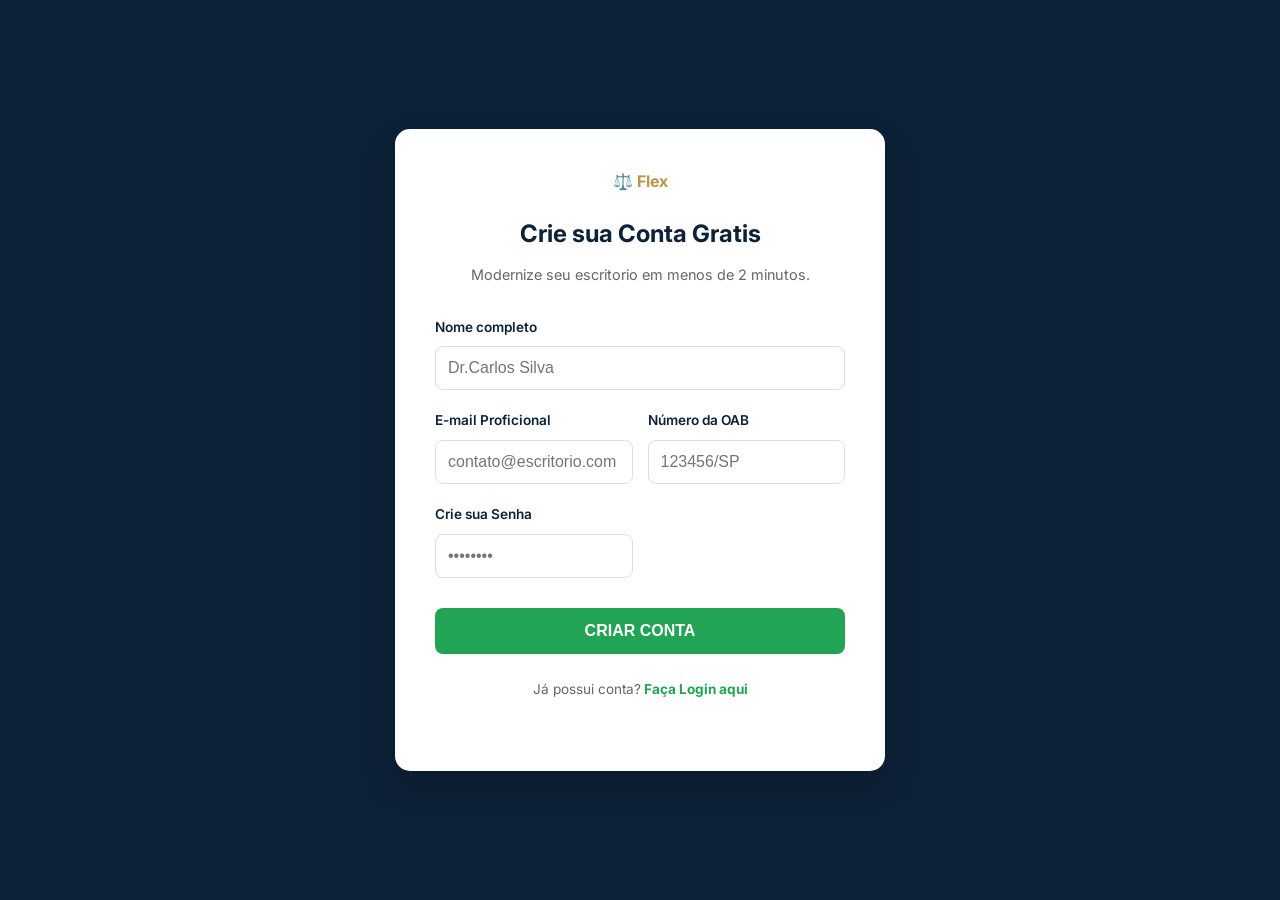
<file: cadastro.html>
<!DOCTYPE html>
<html lang="pt-BR">
<head>

    <meta charset="UTF-8">
    <meta name="viewport" content="width=device-width, initial-scale=1.0">
    <title>Cadastro| Flex </title>
    <link rel="stylesheet" href="CSS/style.css">
    <link href="https://fonts.googleapis.com/css2?family=Inter:wght@400;600;700&display=swap" rel="stylesheet">
    
</head>

<body class="login-page">
    <div class="login-container signup-container">
        <div class="login-box">
            <div class="login-logo">
                <span>⚖️</span><strong> Flex</strong>
            
            </div>
            <h2>Crie sua Conta Gratis</h2>
            <p>Modernize seu escritorio em menos de 2 minutos. </p>

            <form id="cadastroForm">
                <div class="input-group">
                    <label for="nome">Nome completo</label>
                    <input type="text" id="nome" placeholder="Dr.Carlos Silva"required>

                </div>

                <div class="input-grid" >
                    <div class="input-group">
                        
                        <label for="email">E-mail Proficional</label>
                        <input type="email" id="email" placeholder="contato@escritorio.com"required>
                    
                    </div>

                    <div class=" input-group">
                       
                        <label for="oab">Número da OAB </label>
                        <input type="text" id="oab" placeholder="123456/SP"required>
                    
                    </div>
                </div>

                <div class="input-grid">
                        
                        <div class="input-group">
                        <label for="senha"> Crie sua Senha</label>
                        <input type="password" id="senha" placeholder="••••••••"required >
                     
                    </div>
                </div>

                <button type="submit" class="btn-login" style="margin-top: 10px;">CRIAR CONTA</button>
            
            </form>
            <p class="signup-link">Já possui conta?<a href="login.html"> Faça Login aqui</a></p>
        </div>
    </div>
    
</body>
</html>
</file>
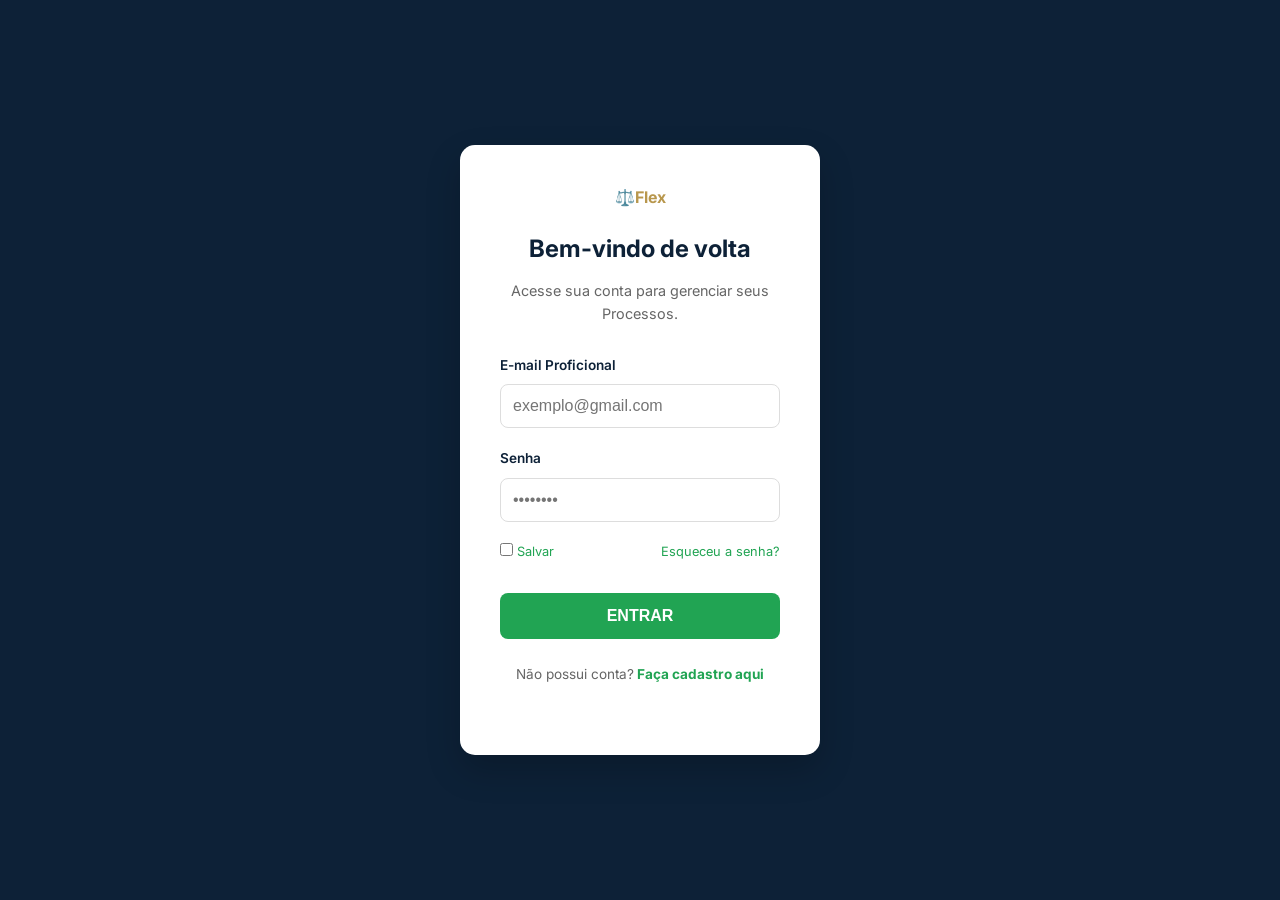
<file: login.html>
<!DOCTYPE html>
<html lang="pt-BR">
<head>

    <meta charset="UTF-8">
    <meta name="viewport" content="width=device-width, initial-scale=1.0">
    <title> Login| FLEX </title>
    <link rel="stylesheet" href="CSS/style.css">
    <link href="https://fonts.googleapis.com/css2?family=Inter:wght@400;600;700&display=swap" rel="stylesheet">

</head>

<body  class="login-page">

    <div class="login-container">
        <div class="login-box">
            <div class="login-logo">

                <span>⚖️</span><strong>Flex</strong>
            </div>

            <h2> Bem-vindo de volta </h2>
            <p>Acesse sua conta para gerenciar seus Processos. </p>

            <form id="loginForm">

                <div class=" input-group">

                    <label for="email">E-mail Proficional </label>
                    <input type="email" id="email"placeholder ="exemplo@gmail.com" required>
                
                </div>

                <div class="input-group">

                    <label for="passoword">Senha</label>
                    <input type="password" id="passsword" placeholder="••••••••"required>
                
                </div>

                <div class="login-options">
                    <label><input type="checkbox"> Salvar</label>
                    <a href="#">Esqueceu a senha?</a>

                </div>

                <button type="submit" class="btn-login"> ENTRAR</button>
            </form>
             <p class="signup-link">Não possui conta?<a href="cadastro.html"> Faça cadastro aqui</a></p>
        </div>
        </div>
    </div>
    
</body>
</html>
</file>
<file: CSS/style.css>
:root {
    --primary-color: #0d2137;
    --accent-color: #21a453;
    --text-color: #333;
    --bg-light: #f9f9f9;
    --white: #ffffff;
}

*{
    margin: 0;
    padding: 0;
    box-sizing: border-box;
}

body {
    font-family: 'Inter',sans-serif;
    color: var(--accent-color);
    line-height: 1.6;
    background-color: var(--white);
}

.container {
    max-width: 1200px;
    margin: 0 auto;
    padding: 0 20px;
}

.navbar {

    background-color: var(--primary-color);
    padding: 15px 0;
    color: var(--white);
}

.nav-content {
    display: flex;
    justify-content: space-between;
    align-items: center;
}
.logo {
    font-size: 1.5rem;
    color: #d4af37;
}
.nav-links{
    list-style: none;
    display: flex;
    gap: 30px;
}

.nav-links a {
    color: var(--white);
    text-decoration: none;
    font-size: 0.9rem;
}

.btn-primary {
    background: var(--accent-color);
    color: white;
    padding: 10px 25px;
    border-radius: 25px;
    text-decoration: none;
    font-weight: bold;
    font-size: 0.8rem;
}
.btn-text {
    background: var(--accent-color);
    color: white;
    padding: 10px 25px;
    border-radius: 25px;
    text-decoration: none;
    font-weight: bold;
    font-size: 0.8rem;
    margin-right: 20px;
}
.hero-content {
    display: flex;
    align-items: center;
    gap: 50px;
}
.hero-text h1 {
    font-size: 2.8rem;
    color: var(--primary-color);
    line-height: 1.2;
    margin-bottom: 20px;

}

.brand-cta {
    color:#b8974d ;
}

.btn-cta {
    display: inline-block;
    background: var(--accent-color);
    color: white;
    padding: 18px 40px;
    border-radius: 30px;
    text-decoration: none;
    font-weight: bold;
    margin-top: 30px;
    box-shadow: 0 4px 15px rgba(33, 164, 83, 0.3)
}

.features {
    padding: 60px 0;
}

.grid-features {
    display: grid;
    grid-template-columns: repeat(auto-fit, minmax(300px, 1fr));
    gap: 30px;
}

.card {
    background: var(--white);
    padding: 40px;
    border-radius: 15px;
    box-shadow: 0 10px 30px rgba(0,0,0,0.05);
    text-align: left;
    transition: transform 0.3s;
}

.card:hover {
    transform: translateY(-10px);
}

.card-icon {
    font-size: 2rem;
    margin-bottom: 20px;
}

.card h3 {
    margin-bottom: 15px;
    color: var(--primary-color);
}

.hero-image img {
    width: 100%;
    max-width: 900px; 
    height: auto;
    display: block;
    margin: 0 auto;
}

/* 
Estilização da Pagina de Login 
*/

.login-page {
    background-color: var(--primary-color);
    height: 100vh;
    display: flex;
    justify-content: center;
    align-items: center;
}

.login-container {
    width: 100%;
    max-width: 400px;
    padding: 20px;
}

.login-box {
    background-color: var(--white);
    padding: 40px;
    border-radius: 15px;
    box-shadow: 0 15px 35px rgba(0, 0, 0,0.2);
    text-align: center;
}

.login-logo {
    font-weight: 2rem;
    color: #b8974d;
    margin-bottom: 20px;
}

.login-box h2 {
    color: var(--primary-color);
    margin-bottom: 10px;

}

.login-box p {
    font-size: 0.9rem;
    color: #666;
    margin-bottom: 30px;
}

.input-group {
    text-align: left;
    margin-bottom: 20px;
}

.input-group label {
    display: block;
    font-size: 0.85rem;
    font-weight: 600;
    margin-bottom: 8px;
    color: var(--primary-color);
}

.input-group input {
    width: 100%;
    padding: 12px;
    border: 1px solid #ddd;
    border-radius:  8px;
    font-size: 1rem;
    outline: none;
    transition: border-color 0.3s;

}

.input-group input:focus {
    border-color: var(--accent-color);
}

.login-options {

    display: flex;
    justify-content: space-between;
    align-items: center;
    font-size: 0.8rem;
    margin-bottom: 30px;
}

.login-options a {

    color: var(--accent-color);
    text-decoration: none;
}

.btn-login {

    width: 100%;
    background: var(--accent-color);
    color: white;
    padding: 14px;
    border: none;
    border-radius: 8px;
    font-weight: bold;
    cursor: pointer;
    font-size: 1rem;
    transition: background 0.3s;
}

.btn-login:hover {
    background: #1a8a44;
}

.signup-link {
    margin-top: 25px;
    font-size: 0.85rem !important;
}

.signup-link a {
    color:  var(--accent-color);
    text-decoration: none;
    font-weight: bold;
}

/* 
Estilização da Pagina de cadastro 
*/

.signup-container {
    max-width: 530px;
}

.input-grid {
    display: grid;
    grid-template-columns: 1fr 1fr;
    gap: 15px;
}

@media (max-width: 600px ) {
    .input-grid {
        grid-template-columns: 1fr;
        gap: 0;
    }
}
</file>
